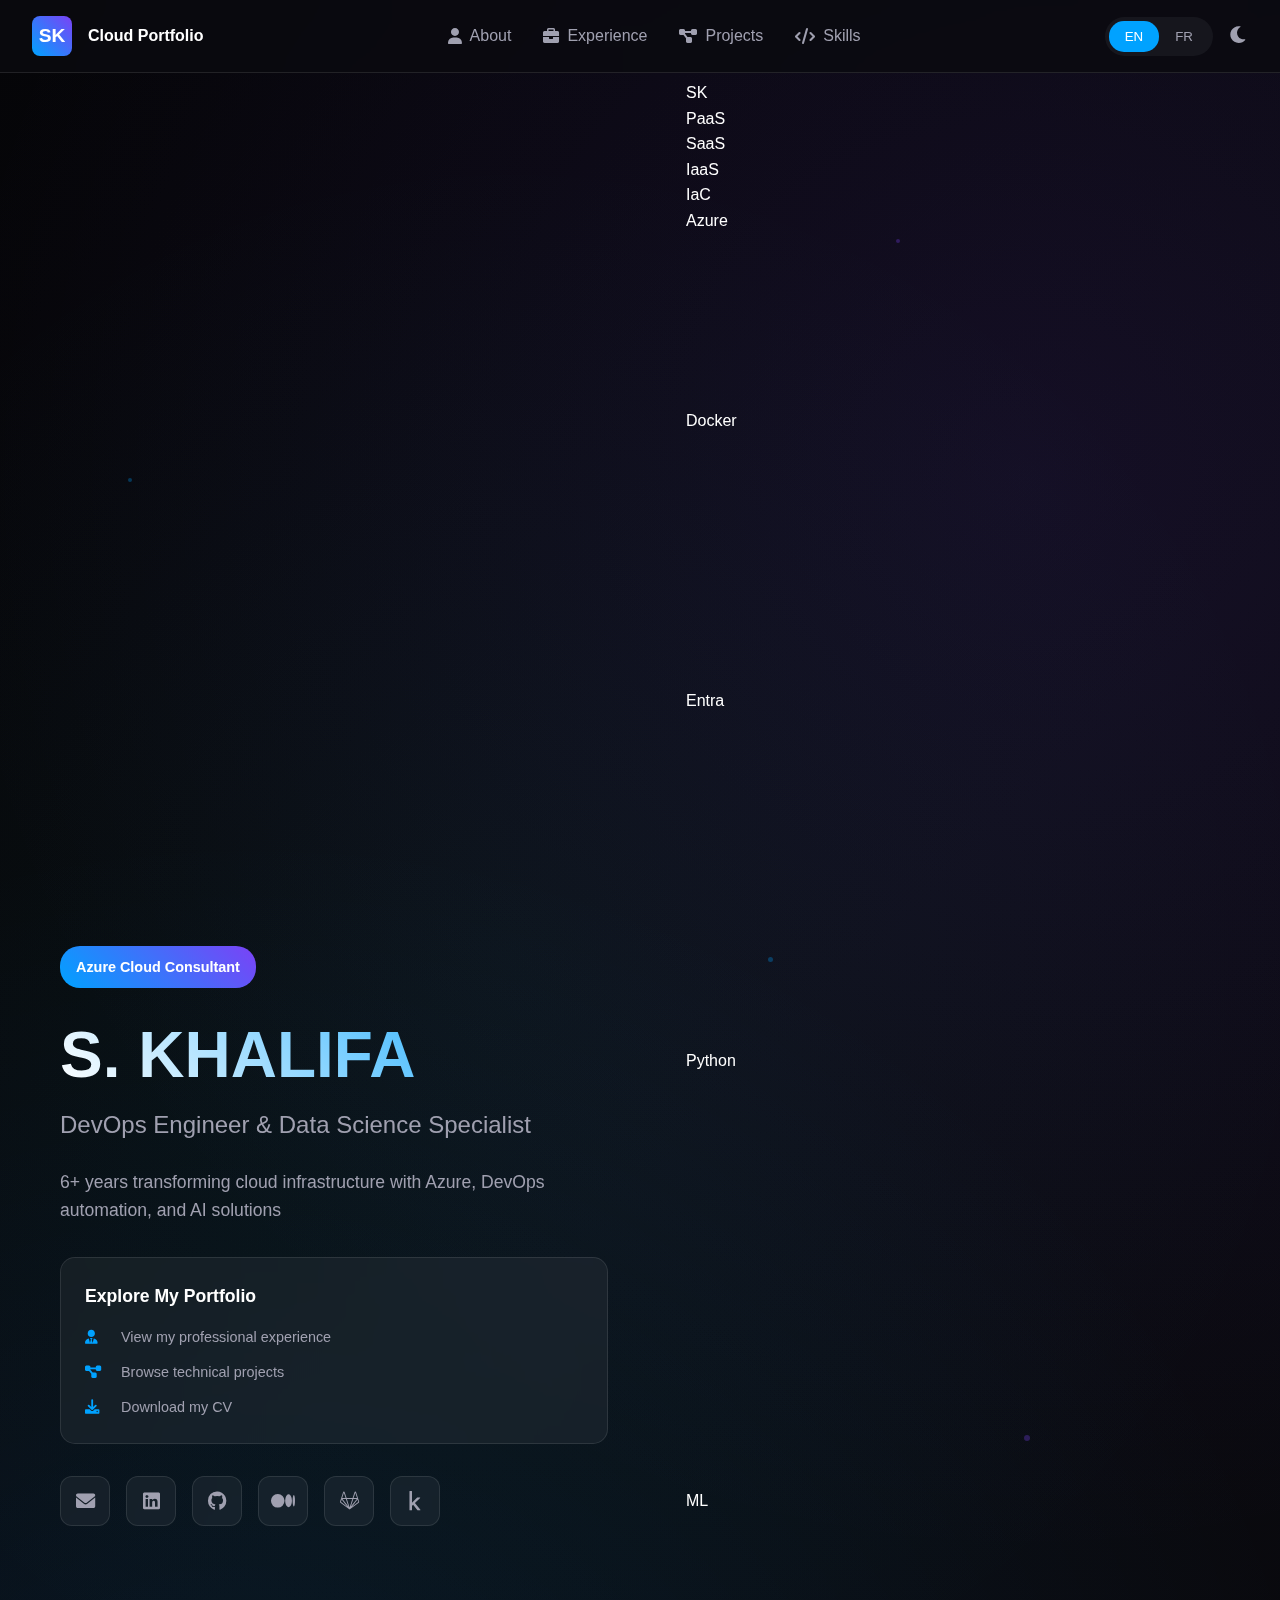
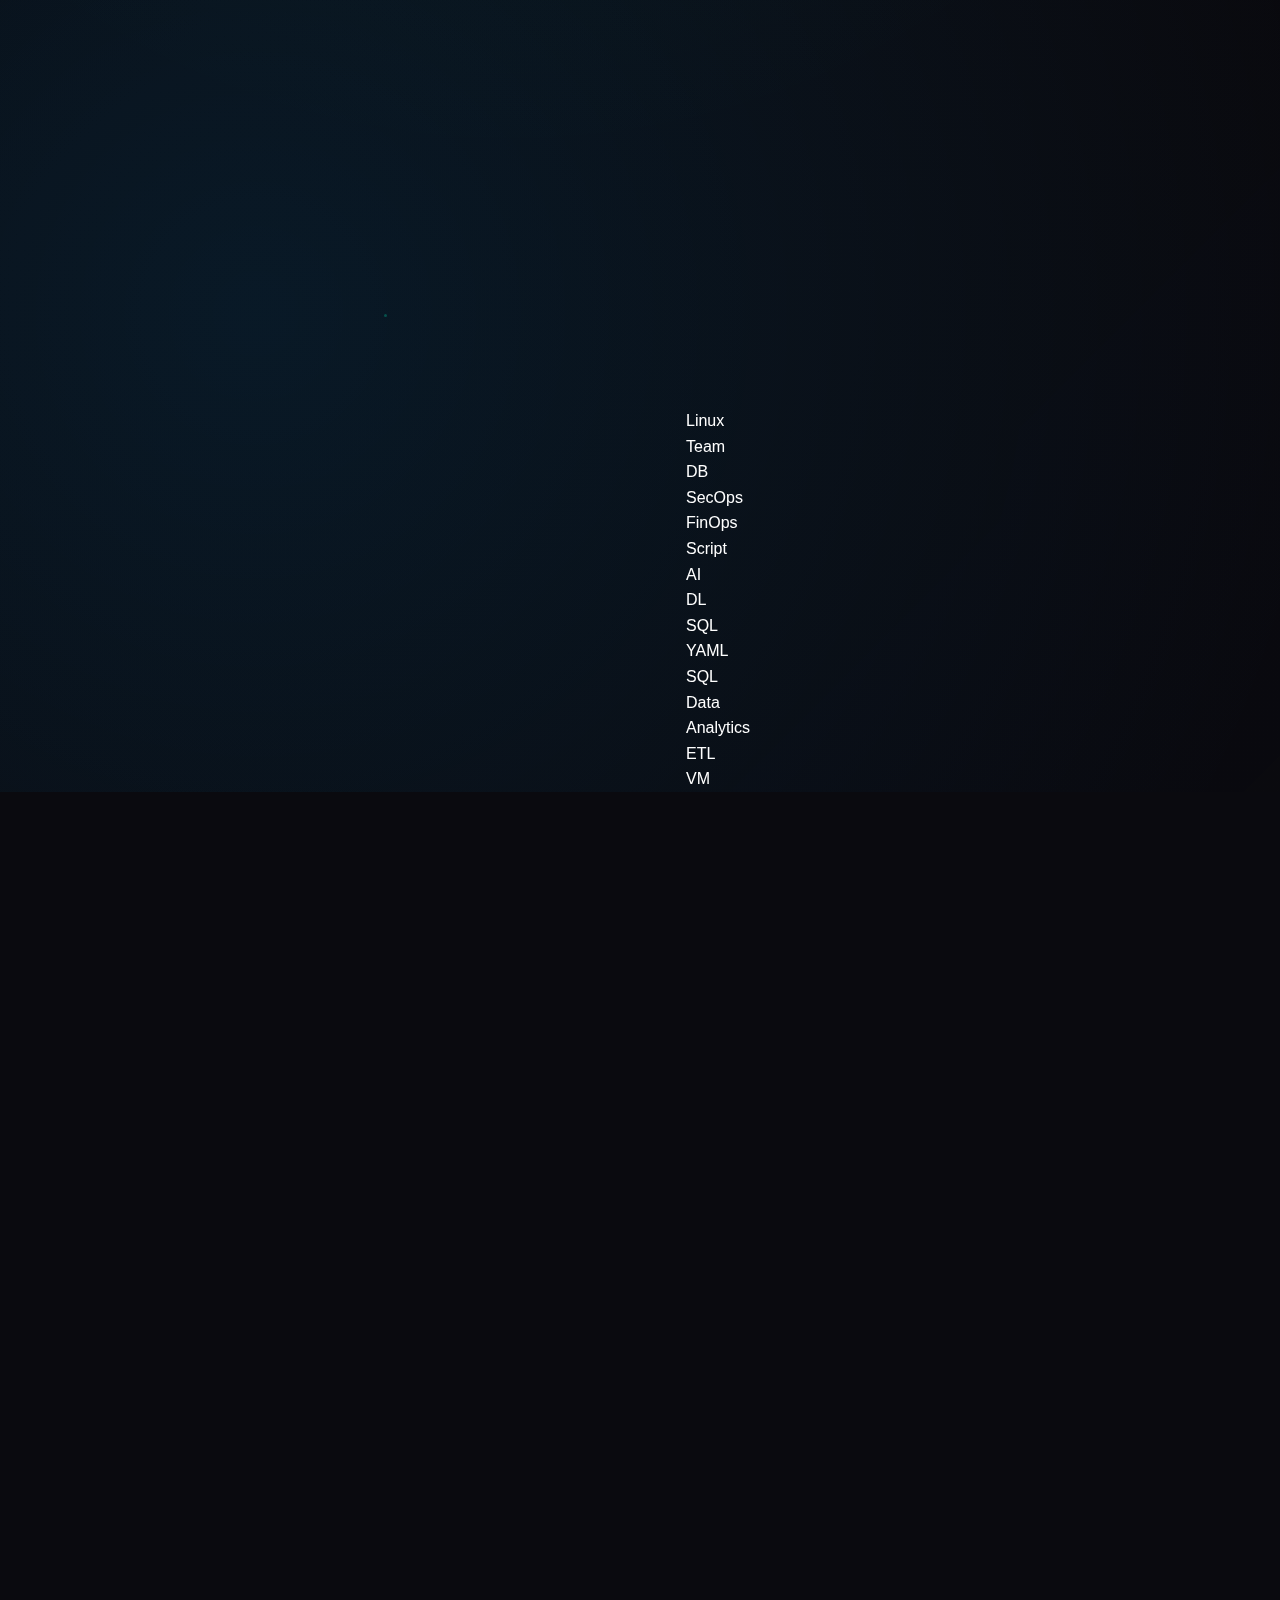
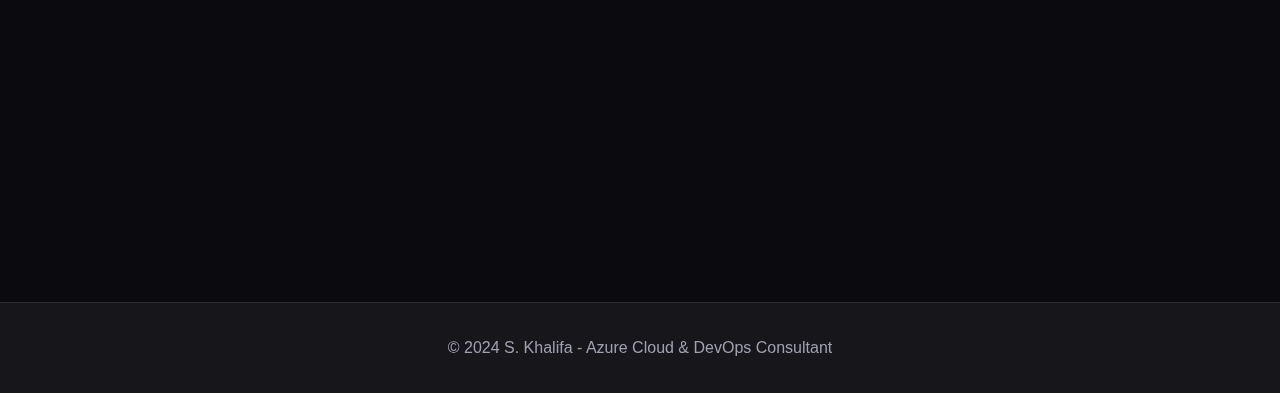
<file: index.html>
<!DOCTYPE html>
<html lang="en" data-theme="dark">
<head>
    <meta charset="UTF-8">
    <meta name="viewport" content="width=device-width, initial-scale=1.0">
    <title>S. Khalifa - Azure Cloud & DevOps Consultant</title>
    <link rel="stylesheet" href="css/style.css">
    <link rel="stylesheet" href="css/tech-theme.css">
    <link rel="stylesheet" href="css/tech-globe.css">
    <link href="https://cdnjs.cloudflare.com/ajax/libs/font-awesome/6.0.0/css/all.min.css" rel="stylesheet">
</head>
<body>
    <!-- Animated Background -->
    <div class="animated-bg">
        <div class="grid-lines"></div>
        <div class="floating-shapes">
            <div class="shape shape-1"></div>
            <div class="shape shape-2"></div>
            <div class="shape shape-3"></div>
        </div>
    </div>

    <header>
        <nav class="tech-nav">
            <div class="nav-brand">
                <div class="logo">SK</div>
                <span class="brand-text">Cloud Portfolio</span>
            </div>
            <div class="nav-links">
                <a href="#about" class="nav-link"><i class="fas fa-user"></i> <span data-i18n="about">About</span></a>
                <a href="#experience" class="nav-link"><i class="fas fa-briefcase"></i> <span data-i18n="experience">Experience</span></a>
                <a href="#projects" class="nav-link"><i class="fas fa-project-diagram"></i> <span data-i18n="projects">Projects</span></a>
                <a href="#skills" class="nav-link"><i class="fas fa-code"></i> <span data-i18n="skills">Skills</span></a>
            </div>
            <div class="nav-controls">
                <div class="lang-switcher">
                    <button id="lang-en" class="lang-btn active">EN</button>
                    <button id="lang-fr" class="lang-btn">FR</button>
                </div>
                <div class="theme-toggle">
                    <i class="fas fa-moon"></i>
                </div>
            </div>
        </nav>
    </header>

    <main>
        <!-- Hero Section -->
        <section id="hero" class="tech-hero">
            <div class="particles">
                <div class="particle"></div>
                <div class="particle"></div>
                <div class="particle"></div>
                <div class="particle"></div>
                <div class="particle"></div>
            </div>
            
            <div class="container">
                <div class="hero-content">
                    <div class="hero-badge">
                        <span class="badge-text" data-i18n="hero_badge">Azure Cloud Consultant</span>
                    </div>
                    <h1 class="hero-name">S. KHALIFA</h1>
                    <h2 class="hero-title" data-i18n="hero_title">DevOps Engineer & Data Science Specialist</h2>
                    <p class="hero-description" data-i18n="hero_description">
                        6+ years transforming cloud infrastructure with Azure, DevOps automation, and AI solutions
                    </p>
                    
                    <!-- Navigation Guide -->
                    <div class="nav-guide">
                        <h3 data-i18n="nav_guide_title">Explore My Portfolio</h3>
                        <div class="guide-steps">
                            <div class="guide-step">
                                <i class="fas fa-user-tie"></i>
                                <span data-i18n="guide_step1">View my professional experience</span>
                            </div>
                            <div class="guide-step">
                                <i class="fas fa-project-diagram"></i>
                                <span data-i18n="guide_step2">Browse technical projects</span>
                            </div>
                            <div class="guide-step">
                                <i class="fas fa-download"></i>
                                <span data-i18n="guide_step3">Download my CV</span>
                            </div>
                        </div>
                    </div>

                    <div class="hero-contact">
                        <a href="mailto:siefkhalefa@gmail.com" class="contact-icon" title="Email">
                            <i class="fas fa-envelope"></i>
                        </a>
                        <a href="https://linkedin.com/in/sief-m-khalifa" target="_blank" class="contact-icon" title="LinkedIn">
                            <i class="fab fa-linkedin"></i>
                        </a>
                        <a href="https://github.com/Psykali" target="_blank" class="contact-icon" title="GitHub">
                            <i class="fab fa-github"></i>
                        </a>
                        <a href="https://medium.com/@SKpsyktechdynamo" target="_blank" class="contact-icon" title="Medium">
                            <i class="fab fa-medium"></i>
                        </a>
                        <a href="https://gitlab.com/your-profile" target="_blank" class="contact-icon" title="GitLab">
                            <i class="fab fa-gitlab"></i>
                        </a>
                        <a href="https://kaggle.com/skhalifa01" target="_blank" class="contact-icon" title="Kaggle">
                            <i class="fab fa-kaggle"></i>
                        </a>
                    </div>
                </div>
                <div class="hero-visual">
                    <div class="solar-system">
                        <!-- Central Sun -->
                        <div class="sun">
                            <div class="sun-core">SK</div>
                            <div class="sun-glow"></div>
                        </div>
                        
                        <!-- Cloud Service Orbits (Inner) -->
                        <div class="service-orbit service-orbit-1">
                            <div class="service-node" data-tooltip="Platform as a Service">PaaS</div>
                        </div>
                        <div class="service-orbit service-orbit-2">
                            <div class="service-node" data-tooltip="Software as a Service">SaaS</div>
                        </div>
                        <div class="service-orbit service-orbit-3">
                            <div class="service-node" data-tooltip="Infrastructure as a Service">IaaS</div>
                        </div>
                        <div class="service-orbit service-orbit-4">
                            <div class="service-node" data-tooltip="Infrastructure as Code">IaC</div>
                        </div>
                
                        <!-- All 20 Technology Planets -->
                        <div class="orbit orbit-1">
                            <div class="planet planet-1" data-tooltip="Azure Cloud">
                                <div class="planet-core">Azure</div>
                            </div>
                        </div>
                        
                        <div class="orbit orbit-2">
                            <div class="planet planet-2" data-tooltip="Docker & Kubernetes">
                                <div class="planet-core">Docker</div>
                            </div>
                        </div>
                        
                        <div class="orbit orbit-3">
                            <div class="planet planet-3" data-tooltip="Entra ID">
                                <div class="planet-core">Entra</div>
                            </div>
                        </div>
                        
                        <div class="orbit orbit-4">
                            <div class="planet planet-4" data-tooltip="Python Development">
                                <div class="planet-core">Python</div>
                            </div>
                        </div>
                        
                        <div class="orbit orbit-5">
                            <div class="planet planet-5" data-tooltip="Machine Learning">
                                <div class="planet-core">ML</div>
                            </div>
                        </div>
                        
                        <div class="orbit orbit-6">
                            <div class="planet planet-6" data-tooltip="Linux Systems">
                                <div class="planet-core">Linux</div>
                            </div>
                        </div>
                        
                        <div class="orbit orbit-7">
                            <div class="planet planet-7 planet-large" data-tooltip="Team Management">
                                <div class="planet-core">Team</div>
                            </div>
                        </div>
                        
                        <div class="orbit orbit-8">
                            <div class="planet planet-8" data-tooltip="Database Management">
                                <div class="planet-core">DB</div>
                            </div>
                        </div>
                        
                        <div class="orbit orbit-9">
                            <div class="planet planet-9" data-tooltip="DevSecOps">
                                <div class="planet-core">SecOps</div>
                            </div>
                        </div>
                        
                        <div class="orbit orbit-10">
                            <div class="planet planet-10" data-tooltip="Financial Operations">
                                <div class="planet-core">FinOps</div>
                            </div>
                        </div>
                        
                        <div class="orbit orbit-11">
                            <div class="planet planet-11" data-tooltip="Bash & PowerShell Scripting">
                                <div class="planet-core">Script</div>
                            </div>
                        </div>
                        
                        <div class="orbit orbit-12">
                            <div class="planet planet-12" data-tooltip="AI Solutions">
                                <div class="planet-core">AI</div>
                            </div>
                        </div>
                        
                        <div class="orbit orbit-13">
                            <div class="planet planet-13" data-tooltip="Deep Learning">
                                <div class="planet-core">DL</div>
                            </div>
                        </div>
                        
                        <div class="orbit orbit-14">
                            <div class="planet planet-14" data-tooltip="SQL & Database Queries">
                                <div class="planet-core">SQL</div>
                            </div>
                        </div>
                        
                        <div class="orbit orbit-15">
                            <div class="planet planet-15" data-tooltip="JSON & YAML Configuration">
                                <div class="planet-core">YAML</div>
                            </div>
                        </div>
                        
                        <div class="orbit orbit-16">
                            <div class="planet planet-16" data-tooltip="MariaDB Database">
                                <div class="planet-core">SQL</div>
                            </div>
                        </div>
                        
                        <div class="orbit orbit-17">
                            <div class="planet planet-17" data-tooltip="Data Science">
                                <div class="planet-core">Data</div>
                            </div>
                        </div>
                        
                        <div class="orbit orbit-18">
                            <div class="planet planet-18" data-tooltip="Data Analysis & Engineering">
                                <div class="planet-core">Analytics</div>
                            </div>
                        </div>
                        
                        <div class="orbit orbit-19">
                            <div class="planet planet-19" data-tooltip="ETL & ELT Processes">
                                <div class="planet-core">ETL</div>
                            </div>
                        </div>
                        
                        <div class="orbit orbit-20">
                            <div class="planet planet-20" data-tooltip="Virtualization Technologies">
                                <div class="planet-core">VM</div>
                            </div>
                        </div>
                    </div>
                </div>
        </section>

        <!-- About Section -->
        <section id="about" class="tech-section">
            <div class="container">
                <h2 class="section-title" data-i18n="about_title">About Me</h2>
                <div class="about-content">
                    <div class="bio-card">
                        <p class="bio-text" data-i18n="bio_text">
                            Experienced Azure Cloud Consultant and DevOps Engineer with 6+ years in cloud infrastructure, 
                            automation, and data science solutions. Specialized in Azure migrations, CI/CD pipelines, 
                            and AI integration with proven track record in cost optimization and performance improvement.
                        </p>
                    </div>
                    
                    <!-- Certifications & Education -->
                    <div id="certifications-section" class="certifications-grid">
                        <h3 data-i18n="certifications_title">Certifications & Education</h3>
                        <div id="certifications-list"></div>
                    </div>
                </div>
            </div>
        </section>

        <!-- Experience Section -->
        <section id="experience" class="tech-section">
            <div class="container">
                <h2 class="section-title" data-i18n="experience_title">Professional Experience</h2>
                <div class="timeline">
                    <div id="experience-list"></div>
                </div>
            </div>
        </section>

        <!-- Skills Section -->
        <section id="skills" class="tech-section">
            <div class="container">
                <h2 class="section-title" data-i18n="skills_title">Technical Skills</h2>
                <div id="skills-cloud"></div>
            </div>
        </section>

        <!-- Projects Section -->
        <section id="projects" class="tech-section">
            <div class="container">
                <h2 class="section-title" data-i18n="projects_title">Featured Projects</h2>
                <div class="projects-filter">
                    <button class="filter-btn active" data-filter="all" data-i18n="filter_all">All</button>
                    <button class="filter-btn" data-filter="azure" data-i18n="filter_azure">Azure</button>
                    <button class="filter-btn" data-filter="devops" data-i18n="filter_devops">DevOps</button>
                    <button class="filter-btn" data-filter="ai" data-i18n="filter_ai">AI/ML</button>
                    <button class="filter-btn" data-filter="data" data-i18n="filter_data">Data Science</button>
                </div>
                <div id="projects-grid" class="projects-grid"></div>
            </div>
        </section>
    </main>

    <footer class="tech-footer">
        <div class="container">
            <p>&copy; 2024 S. Khalifa - Azure Cloud & DevOps Consultant</p>
        </div>
    </footer>

    <!-- Scripts -->
    <script src="js/language-manager.js"></script>
    <script src="js/main.js"></script>
    <script src="js/cv-loader.js"></script>
    <script src="js/projects-loader.js"></script>
</body>
</html>
</file>
<file: css/tech-theme.css>
:root {
    --primary: #00a2ff;
    --primary-dark: #0078d4;
    --secondary: #7b42f6;
    --accent: #00d4aa;
    --dark: #0a0a0f;
    --darker: #050508;
    --light: #ffffff;
    --gray: #a0a0b0;
    --card-bg: rgba(255, 255, 255, 0.05);
    --card-border: rgba(255, 255, 255, 0.1);
}

[data-theme="light"] {
    --dark: #ffffff;
    --darker: #f5f5f7;
    --light: #0a0a0f;
    --gray: #666676;
    --card-bg: rgba(0, 0, 0, 0.03);
    --card-border: rgba(0, 0, 0, 0.1);
}

/* Animated Background */
.animated-bg {
    position: fixed;
    top: 0;
    left: 0;
    width: 100%;
    height: 100%;
    background: linear-gradient(135deg, var(--darker) 0%, var(--dark) 100%);
    z-index: -2;
    overflow: hidden;
}

.grid-lines {
    position: absolute;
    top: 0;
    left: 0;
    width: 100%;
    height: 100%;
    background-image: 
        linear-gradient(rgba(255,255,255,0.03) 1px, transparent 1px),
        linear-gradient(90deg, rgba(255,255,255,0.03) 1px, transparent 1px);
    background-size: 50px 50px;
    animation: gridMove 20s linear infinite;
}

@keyframes gridMove {
    0% { transform: translate(0, 0); }
    100% { transform: translate(50px, 50px); }
}

.floating-shapes {
    position: absolute;
    width: 100%;
    height: 100%;
}

.shape {
    position: absolute;
    border-radius: 50%;
    background: linear-gradient(45deg, var(--primary), var(--secondary));
    opacity: 0.1;
    animation: float 6s ease-in-out infinite;
}

.shape-1 {
    width: 300px;
    height: 300px;
    top: 10%;
    left: 10%;
    animation-delay: 0s;
}

.shape-2 {
    width: 200px;
    height: 200px;
    top: 60%;
    right: 10%;
    animation-delay: 2s;
}

.shape-3 {
    width: 150px;
    height: 150px;
    bottom: 20%;
    left: 20%;
    animation-delay: 4s;
}

@keyframes float {
    0%, 100% { transform: translateY(0px) rotate(0deg); }
    50% { transform: translateY(-20px) rotate(180deg); }
}

/* Tech Navigation */
.tech-nav {
    display: flex;
    justify-content: space-between;
    align-items: center;
    padding: 1rem 2rem;
    background: rgba(10, 10, 15, 0.8);
    backdrop-filter: blur(10px);
    border-bottom: 1px solid var(--card-border);
    position: fixed;
    width: 100%;
    top: 0;
    z-index: 1000;
}

.nav-brand {
    display: flex;
    align-items: center;
    gap: 1rem;
}

.logo {
    width: 40px;
    height: 40px;
    background: linear-gradient(45deg, var(--primary), var(--secondary));
    border-radius: 8px;
    display: flex;
    align-items: center;
    justify-content: center;
    font-weight: bold;
    color: white;
    font-size: 1.2rem;
}

.brand-text {
    font-weight: 600;
    color: var(--light);
}

.nav-links {
    display: flex;
    gap: 2rem;
}

.nav-link {
    color: var(--gray);
    text-decoration: none;
    display: flex;
    align-items: center;
    gap: 0.5rem;
    transition: color 0.3s ease;
}

.nav-link:hover, .nav-link.active {
    color: var(--primary);
}

.nav-controls {
    display: flex;
    align-items: center;
    gap: 1rem;
}

.lang-switcher {
    display: flex;
    background: var(--card-bg);
    border-radius: 20px;
    padding: 0.25rem;
}

.lang-btn {
    background: none;
    border: none;
    padding: 0.5rem 1rem;
    border-radius: 15px;
    color: var(--gray);
    cursor: pointer;
    transition: all 0.3s ease;
}

.lang-btn.active {
    background: var(--primary);
    color: white;
}

.theme-toggle {
    cursor: pointer;
    color: var(--gray);
    font-size: 1.2rem;
    transition: color 0.3s ease;
}

.theme-toggle:hover {
    color: var(--primary);
}

/* Tech Hero Section */
.tech-hero {
    background: linear-gradient(135deg, var(--darker) 0%, var(--dark) 50%, rgba(10, 10, 15, 0.9) 100%);
    min-height: 100vh;
    display: flex;
    align-items: center;
    position: relative;
    padding-top: 80px;
    overflow: hidden;
}

.tech-hero::before {
    content: '';
    position: absolute;
    top: 0;
    left: 0;
    width: 100%;
    height: 100%;
    background: 
        radial-gradient(circle at 20% 80%, rgba(0, 162, 255, 0.1) 0%, transparent 50%),
        radial-gradient(circle at 80% 20%, rgba(123, 66, 246, 0.1) 0%, transparent 50%),
        radial-gradient(circle at 40% 40%, rgba(0, 212, 170, 0.05) 0%, transparent 50%);
    pointer-events: none;
}

.tech-hero .container {
    display: flex;
    align-items: center;
    justify-content: space-between;
    gap: 4rem;
    width: 100%;
}

.hero-content {
    flex: 1;
    max-width: 600px;
    z-index: 2;
}

.hero-badge {
    display: inline-block;
    background: linear-gradient(45deg, var(--primary), var(--secondary));
    padding: 0.5rem 1rem;
    border-radius: 20px;
    margin-bottom: 2rem;
}

.badge-text {
    color: white;
    font-size: 0.9rem;
    font-weight: 600;
}

.hero-name {
    font-size: 4rem;
    font-weight: 800;
    background: linear-gradient(45deg, var(--light), var(--primary));
    -webkit-background-clip: text;
    -webkit-text-fill-color: transparent;
    margin-bottom: 1rem;
    line-height: 1.1;
}

.hero-title {
    font-size: 1.5rem;
    color: var(--gray);
    margin-bottom: 1.5rem;
    font-weight: 400;
}

.hero-description {
    font-size: 1.1rem;
    color: var(--gray);
    margin-bottom: 2rem;
    line-height: 1.6;
}

/* Navigation Guide */
.nav-guide {
    background: var(--card-bg);
    border: 1px solid var(--card-border);
    border-radius: 15px;
    padding: 1.5rem;
    margin-bottom: 2rem;
    backdrop-filter: blur(10px);
}

.nav-guide h3 {
    color: var(--light);
    margin-bottom: 1rem;
    font-size: 1.1rem;
}

.guide-steps {
    display: flex;
    flex-direction: column;
    gap: 0.75rem;
}

.guide-step {
    display: flex;
    align-items: center;
    gap: 1rem;
    color: var(--gray);
    font-size: 0.9rem;
}

.guide-step i {
    color: var(--primary);
    width: 20px;
}

/* Hero Contact */
.hero-contact {
    display: flex;
    gap: 1rem;
}

.contact-icon {
    width: 50px;
    height: 50px;
    background: var(--card-bg);
    border: 1px solid var(--card-border);
    border-radius: 12px;
    display: flex;
    align-items: center;
    justify-content: center;
    color: var(--gray);
    text-decoration: none;
    font-size: 1.2rem;
    transition: all 0.3s ease;
    backdrop-filter: blur(10px);
}

.contact-icon:hover {
    background: var(--primary);
    color: white;
    transform: translateY(-3px);
    border-color: var(--primary);
}

.hero-visual {
    flex: 1;
    display: flex;
    justify-content: center;
    align-items: center;
    z-index: 2;
}

/* Section Titles */
.section-title {
    text-align: center;
    font-size: 3rem;
    font-weight: 700;
    background: linear-gradient(45deg, var(--light), var(--primary));
    -webkit-background-clip: text;
    -webkit-text-fill-color: transparent;
    margin-bottom: 3rem;
}

/* Bio Card */
.bio-card {
    background: var(--card-bg);
    border: 1px solid var(--card-border);
    border-radius: 20px;
    padding: 2rem;
    backdrop-filter: blur(10px);
    margin-bottom: 2rem;
}

.bio-text {
    font-size: 1.1rem;
    line-height: 1.8;
    color: var(--gray);
    text-align: center;
}

/* Timeline Experience */
.timeline {
    position: relative;
    max-width: 800px;
    margin: 0 auto;
}

.timeline::before {
    content: '';
    position: absolute;
    left: 50%;
    top: 0;
    bottom: 0;
    width: 2px;
    background: linear-gradient(to bottom, var(--primary), var(--secondary));
    transform: translateX(-50%);
}

.experience-item {
    background: var(--card-bg);
    border: 1px solid var(--card-border);
    border-radius: 15px;
    padding: 2rem;
    margin-bottom: 2rem;
    backdrop-filter: blur(10px);
    position: relative;
    width: calc(50% - 40px);
}

.experience-item.left {
    margin-right: auto;
}

.experience-item.right {
    margin-left: auto;
}

.experience-item::before {
    content: '';
    position: absolute;
    top: 50%;
    width: 20px;
    height: 20px;
    background: var(--primary);
    border-radius: 50%;
    transform: translateY(-50%);
}

.experience-item.left::before {
    right: -50px;
}

.experience-item.right::before {
    left: -50px;
}

.experience-header {
    display: flex;
    justify-content: space-between;
    align-items: flex-start;
    margin-bottom: 1rem;
}

.experience-header h3 {
    color: var(--light);
    font-size: 1.3rem;
    margin-bottom: 0.5rem;
}

.company-name {
    color: var(--primary);
    font-weight: 600;
}

.company-period {
    background: linear-gradient(45deg, var(--primary), var(--secondary));
    color: white;
    padding: 0.5rem 1rem;
    border-radius: 15px;
    font-size: 0.9rem;
    font-weight: 600;
    white-space: nowrap;
}

.tech-tags {
    display: flex;
    flex-wrap: wrap;
    gap: 0.5rem;
    margin: 1rem 0;
}

.tech-tag {
    background: rgba(0, 162, 255, 0.1);
    border: 1px solid var(--primary);
    color: var(--primary);
    padding: 0.25rem 0.75rem;
    border-radius: 12px;
    font-size: 0.8rem;
}

.context p {
    color: var(--gray);
    line-height: 1.6;
    margin-bottom: 1rem;
}

.achievements ul {
    list-style: none;
    padding: 0;
}

.achievements li {
    padding: 0.5rem 0;
    color: var(--gray);
    position: relative;
    padding-left: 1.5rem;
}

.achievements li::before {
    content: '▹';
    position: absolute;
    left: 0;
    color: var(--primary);
}

.company-projects {
    margin-top: 1.5rem;
}

.company-projects h4 {
    color: var(--light);
    margin-bottom: 0.5rem;
}

.project-links {
    display: flex;
    flex-wrap: wrap;
    gap: 0.5rem;
}

.project-link {
    background: var(--card-bg);
    border: 1px solid var(--card-border);
    color: var(--gray);
    padding: 0.5rem 1rem;
    border-radius: 10px;
    text-decoration: none;
    font-size: 0.9rem;
    transition: all 0.3s ease;
}

.project-link:hover {
    background: var(--primary);
    color: white;
    border-color: var(--primary);
}

/* Certifications Grid */
.certifications-grid {
    display: grid;
    grid-template-columns: repeat(auto-fit, minmax(300px, 1fr));
    gap: 2rem;
    margin-top: 2rem;
}

.cert-card {
    background: var(--card-bg);
    border: 1px solid var(--card-border);
    border-radius: 15px;
    padding: 1.5rem;
    backdrop-filter: blur(10px);
}

.cert-card h4 {
    color: var(--light);
    margin-bottom: 1rem;
}

.cert-card ul {
    list-style: none;
    padding: 0;
}

.cert-card li {
    padding: 0.5rem 0;
    color: var(--gray);
    position: relative;
    padding-left: 1.5rem;
}

.cert-card li::before {
    content: '✓';
    position: absolute;
    left: 0;
    color: var(--accent);
}

/* Skills Cloud */
#skills-cloud {
    display: flex;
    flex-wrap: wrap;
    justify-content: center;
    gap: 1rem;
    max-width: 800px;
    margin: 0 auto;
}

.skill-item {
    background: var(--card-bg);
    border: 1px solid var(--card-border);
    color: var(--light);
    padding: 1rem 1.5rem;
    border-radius: 25px;
    font-weight: 600;
    transition: all 0.3s ease;
    backdrop-filter: blur(10px);
}

.skill-item:hover {
    background: var(--primary);
    transform: scale(1.1);
    border-color: var(--primary);
}

/* Projects Grid */
.projects-filter {
    display: flex;
    justify-content: center;
    gap: 1rem;
    margin-bottom: 3rem;
    flex-wrap: wrap;
}

.filter-btn {
    background: var(--card-bg);
    border: 1px solid var(--card-border);
    color: var(--gray);
    padding: 0.75rem 1.5rem;
    border-radius: 25px;
    cursor: pointer;
    transition: all 0.3s ease;
    backdrop-filter: blur(10px);
}

.filter-btn.active, .filter-btn:hover {
    background: var(--primary);
    color: white;
    border-color: var(--primary);
}

.projects-grid {
    display: grid;
    grid-template-columns: repeat(auto-fit, minmax(350px, 1fr));
    gap: 2rem;
}

.project-card {
    background: var(--card-bg);
    border: 1px solid var(--card-border);
    border-radius: 20px;
    overflow: hidden;
    backdrop-filter: blur(10px);
    transition: all 0.3s ease;
}

.project-card:hover {
    transform: translateY(-10px);
    border-color: var(--primary);
    box-shadow: 0 20px 40px rgba(0, 162, 255, 0.2);
}

.project-image {
    width: 100%;
    height: 200px;
    background: linear-gradient(45deg, var(--primary), var(--secondary));
    display: flex;
    align-items: center;
    justify-content: center;
    color: white;
    font-size: 3rem;
}

.project-content {
    padding: 1.5rem;
}

.project-title {
    color: var(--light);
    font-size: 1.3rem;
    margin-bottom: 1rem;
}

.project-description {
    color: var(--gray);
    margin-bottom: 1rem;
    line-height: 1.6;
}

.project-tech {
    display: flex;
    flex-wrap: wrap;
    gap: 0.5rem;
    margin-bottom: 1rem;
}

.tech-badge {
    background: rgba(0, 212, 170, 0.1);
    border: 1px solid var(--accent);
    color: var(--accent);
    padding: 0.25rem 0.75rem;
    border-radius: 12px;
    font-size: 0.8rem;
}

.project-actions {
    display: flex;
    gap: 1rem;
}

.btn {
    padding: 0.75rem 1.5rem;
    border-radius: 10px;
    text-decoration: none;
    font-weight: 600;
    transition: all 0.3s ease;
    border: none;
    cursor: pointer;
    display: inline-flex;
    align-items: center;
    gap: 0.5rem;
}

.btn-primary {
    background: var(--primary);
    color: white;
}

.btn-primary:hover {
    background: var(--primary-dark);
    transform: translateY(-2px);
}

.btn-secondary {
    background: transparent;
    border: 1px solid var(--card-border);
    color: var(--gray);
}

.btn-secondary:hover {
    border-color: var(--primary);
    color: var(--primary);
}

/* Footer */
.tech-footer {
    background: var(--card-bg);
    border-top: 1px solid var(--card-border);
    padding: 2rem 0;
    text-align: center;
    color: var(--gray);
    backdrop-filter: blur(10px);
}

/* Responsive Design */
@media (max-width: 768px) {
    .tech-nav {
        flex-direction: column;
        gap: 1rem;
        padding: 1rem;
    }

    .nav-links {
        gap: 1rem;
    }

    .hero-name {
        font-size: 2.5rem;
    }

    .tech-hero .container {
        flex-direction: column;
        text-align: center;
    }

    .hero-visual {
        display: none;
    }

    .timeline::before {
        left: 20px;
    }

    .experience-item {
        width: calc(100% - 60px);
        margin-left: 60px !important;
    }

    .experience-item::before {
        left: -40px !important;
    }

    .experience-header {
        flex-direction: column;
        gap: 1rem;
        align-items: flex-start;
    }

    .projects-grid {
        grid-template-columns: 1fr;
    }

    .guide-steps {
        gap: 1rem;
    }

    .hero-contact {
        justify-content: center;
        flex-wrap: wrap;
    }
}
</file>
<file: css/tech-globe.css>
/* Solar System Tech Planets */
.tech-solar-system {
    position: relative;
    width: 600px;
    height: 600px;
    display: flex;
    align-items: center;
    justify-content: center;
}

.solar-system-container {
    position: relative;
    width: 100%;
    height: 100%;
}

/* Sun/Core */
.system-core {
    position: absolute;
    top: 50%;
    left: 50%;
    transform: translate(-50%, -50%);
    width: 80px;
    height: 80px;
    background: radial-gradient(
        circle at 30% 30%,
        #ff6b35 0%,
        #ff8e53 30%,
        #ffb174 70%
    );
    border-radius: 50%;
    box-shadow: 0 0 50px #ff6b35, 0 0 100px #ff8e53;
    z-index: 10;
    animation: sunPulse 4s ease-in-out infinite;
}

/* Orbit Paths */
.orbit-path {
    position: absolute;
    top: 50%;
    left: 50%;
    border: 1px solid rgba(255, 255, 255, 0.1);
    border-radius: 50%;
    transform: translate(-50%, -50%);
}

.orbit-1 { width: 200px; height: 200px; }
.orbit-2 { width: 280px; height: 280px; }
.orbit-3 { width: 360px; height: 360px; }
.orbit-4 { width: 440px; height: 440px; }
.orbit-5 { width: 520px; height: 520px; }

/* Tech Planets */
.tech-planet {
    position: absolute;
    border-radius: 50%;
    display: flex;
    align-items: center;
    justify-content: center;
    color: white;
    font-weight: 600;
    font-size: 0.8rem;
    text-align: center;
    cursor: pointer;
    transition: all 0.3s ease;
    box-shadow: 0 4px 20px rgba(0, 0, 0, 0.3);
    backdrop-filter: blur(10px);
    animation: floatPlanet 3s ease-in-out infinite;
}

.tech-planet:hover {
    transform: scale(1.2);
    box-shadow: 0 8px 30px rgba(0, 0, 0, 0.5);
    z-index: 20;
}

/* Planet Sizes and Colors */
.planet-azure { 
    width: 70px; height: 70px; 
    background: linear-gradient(135deg, #0078d4, #00a2ff);
    font-size: 0.7rem;
}
.planet-docker { 
    width: 50px; height: 50px; 
    background: linear-gradient(135deg, #2496ed, #1d63ed);
}
.planet-entraid { 
    width: 45px; height: 45px; 
    background: linear-gradient(135deg, #5c2d91, #7b42f6);
}
.planet-paas { 
    width: 40px; height: 40px; 
    background: linear-gradient(135deg, #00a2ff, #00d4aa);
}
.planet-saas { 
    width: 40px; height: 40px; 
    background: linear-gradient(135deg, #00d4aa, #7b42f6);
}
.planet-iaas { 
    width: 45px; height: 45px; 
    background: linear-gradient(135deg, #ff6b35, #ff8e53);
}
.planet-iac { 
    width: 50px; height: 50px; 
    background: linear-gradient(135deg, #7b42f6, #00a2ff);
}
.planet-python { 
    width: 60px; height: 60px; 
    background: linear-gradient(135deg, #3776ab, #ffd343);
    color: #333;
}
.planet-ml { 
    width: 55px; height: 55px; 
    background: linear-gradient(135deg, #ff6b35, #ff8e53);
}
.planet-linux { 
    width: 45px; height: 45px; 
    background: linear-gradient(135deg, #333333, #666666);
}
.planet-windows { 
    width: 45px; height: 45px; 
    background: linear-gradient(135deg, #0078d4, #00a2ff);
}
.planet-team-mgmt { 
    width: 65px; height: 65px; 
    background: linear-gradient(135deg, #00d4aa, #00a2ff);
    font-size: 0.7rem;
}
.planet-databases { 
    width: 50px; height: 50px; 
    background: linear-gradient(135deg, #ff8e53, #ff6b35);
}
.planet-devsecops { 
    width: 55px; height: 55px; 
    background: linear-gradient(135deg, #ff6b35, #7b42f6);
}
.planet-finops { 
    width: 45px; height: 45px; 
    background: linear-gradient(135deg, #00d4aa, #0078d4);
}
.planet-bash { 
    width: 40px; height: 40px; 
    background: linear-gradient(135deg, #333333, #666666);
}
.planet-powershell { 
    width: 50px; height: 50px; 
    background: linear-gradient(135deg, #0078d4, #5c2d91);
}
.planet-sql { 
    width: 45px; height: 45px; 
    background: linear-gradient(135deg, #ff8e53, #ff6b35);
}
.planet-kquery { 
    width: 40px; height: 40px; 
    background: linear-gradient(135deg, #00a2ff, #0078d4);
}
.planet-json { 
    width: 35px; height: 35px; 
    background: linear-gradient(135deg, #ffd343, #ffb174);
    color: #333;
}
.planet-yaml { 
    width: 35px; height: 35px; 
    background: linear-gradient(135deg, #00d4aa, #00a2ff);
}
.planet-mariadb { 
    width: 40px; height: 40px; 
    background: linear-gradient(135deg, #0078d4, #5c2d91);
}
.planet-data-science { 
    width: 55px; height: 55px; 
    background: linear-gradient(135deg, #7b42f6, #00a2ff);
}
.planet-data-analysis { 
    width: 50px; height: 50px; 
    background: linear-gradient(135deg, #00a2ff, #00d4aa);
}
.planet-etl { 
    width: 45px; height: 45px; 
    background: linear-gradient(135deg, #ff6b35, #00d4aa);
}
.planet-virtualisation { 
    width: 50px; height: 50px; 
    background: linear-gradient(135deg, #5c2d91, #7b42f6);
}

/* Planet Positions and Animations */
.planet-azure { 
    top: calc(50% - 100px); left: 50%;
    animation: orbit1 20s linear infinite;
}
.planet-docker { 
    top: calc(50% - 140px); left: calc(50% + 140px);
    animation: orbit2 25s linear infinite;
}
.planet-entraid { 
    top: calc(50% + 140px); left: calc(50% - 140px);
    animation: orbit3 18s linear infinite;
}
.planet-paas { 
    top: calc(50% - 180px); left: calc(50% - 180px);
    animation: orbit4 22s linear infinite;
}
.planet-saas { 
    top: calc(50% + 180px); left: calc(50% + 180px);
    animation: orbit5 28s linear infinite;
}
.planet-iaas { 
    top: calc(50% - 220px); left: calc(50% + 220px);
    animation: orbit1 30s linear infinite;
}
.planet-iac { 
    top: calc(50% + 220px); left: calc(50% - 220px);
    animation: orbit2 26s linear infinite;
}
.planet-python { 
    top: calc(50% - 260px); left: calc(50% - 260px);
    animation: orbit3 24s linear infinite;
}
.planet-ml { 
    top: calc(50% + 260px); left: calc(50% + 260px);
    animation: orbit4 32s linear infinite;
}
.planet-linux { 
    top: calc(50% - 140px); left: calc(50% + 100px);
    animation: orbit5 19s linear infinite;
}
.planet-windows { 
    top: calc(50% + 100px); left: calc(50% - 140px);
    animation: orbit1 21s linear infinite;
}
.planet-team-mgmt { 
    top: calc(50% - 180px); left: calc(50% + 60px);
    animation: orbit2 23s linear infinite;
}
.planet-databases { 
    top: calc(50% + 60px); left: calc(50% - 180px);
    animation: orbit3 27s linear infinite;
}
.planet-devsecops { 
    top: calc(50% - 220px); left: calc(50% - 80px);
    animation: orbit4 29s linear infinite;
}
.planet-finops { 
    top: calc(50% + 80px); left: calc(50% - 220px);
    animation: orbit5 25s linear infinite;
}
.planet-bash { 
    top: calc(50% - 100px); left: calc(50% - 160px);
    animation: orbit1 20s linear infinite;
}
.planet-powershell { 
    top: calc(50% + 160px); left: calc(50% - 100px);
    animation: orbit2 22s linear infinite;
}
.planet-sql { 
    top: calc(50% - 120px); left: calc(50% + 180px);
    animation: orbit3 26s linear infinite;
}
.planet-kquery { 
    top: calc(50% + 180px); left: calc(50% - 120px);
    animation: orbit4 24s linear infinite;
}
.planet-json { 
    top: calc(50% - 200px); left: calc(50% + 40px);
    animation: orbit5 28s linear infinite;
}
.planet-yaml { 
    top: calc(50% + 40px); left: calc(50% - 200px);
    animation: orbit1 30s linear infinite;
}
.planet-mariadb { 
    top: calc(50% - 160px); left: calc(50% + 120px);
    animation: orbit2 27s linear infinite;
}
.planet-data-science { 
    top: calc(50% + 120px); left: calc(50% - 160px);
    animation: orbit3 23s linear infinite;
}
.planet-data-analysis { 
    top: calc(50% - 240px); left: calc(50% + 20px);
    animation: orbit4 31s linear infinite;
}
.planet-etl { 
    top: calc(50% + 20px); left: calc(50% - 240px);
    animation: orbit5 29s linear infinite;
}
.planet-virtualisation { 
    top: calc(50% - 80px); left: calc(50% + 200px);
    animation: orbit1 26s linear infinite;
}

/* Orbit Animations */
@keyframes orbit1 {
    0% { transform: rotate(0deg) translateX(100px) rotate(0deg); }
    100% { transform: rotate(360deg) translateX(100px) rotate(-360deg); }
}

@keyframes orbit2 {
    0% { transform: rotate(60deg) translateX(140px) rotate(-60deg); }
    100% { transform: rotate(420deg) translateX(140px) rotate(-420deg); }
}

@keyframes orbit3 {
    0% { transform: rotate(120deg) translateX(180px) rotate(-120deg); }
    100% { transform: rotate(480deg) translateX(180px) rotate(-480deg); }
}

@keyframes orbit4 {
    0% { transform: rotate(180deg) translateX(220px) rotate(-180deg); }
    100% { transform: rotate(540deg) translateX(220px) rotate(-540deg); }
}

@keyframes orbit5 {
    0% { transform: rotate(240deg) translateX(260px) rotate(-240deg); }
    100% { transform: rotate(600deg) translateX(260px) rotate(-600deg); }
}

@keyframes sunPulse {
    0%, 100% { 
        transform: translate(-50%, -50%) scale(1);
        box-shadow: 0 0 50px #ff6b35, 0 0 100px #ff8e53;
    }
    50% { 
        transform: translate(-50%, -50%) scale(1.1);
        box-shadow: 0 0 70px #ff6b35, 0 0 140px #ff8e53;
    }
}

@keyframes floatPlanet {
    0%, 100% { transform: translateY(0px); }
    50% { transform: translateY(-5px); }
}

/* Particle background */
.particles {
    position: absolute;
    top: 0;
    left: 0;
    width: 100%;
    height: 100%;
    pointer-events: none;
}

.particle {
    position: absolute;
    background: var(--primary);
    border-radius: 50%;
    opacity: 0.3;
    animation: floatParticle linear infinite;
}

.particle:nth-child(1) { 
    width: 4px; height: 4px; top: 20%; left: 10%; animation-duration: 15s; 
    background: var(--primary);
}
.particle:nth-child(2) { 
    width: 6px; height: 6px; top: 60%; left: 80%; animation-duration: 20s; 
    background: var(--secondary);
}
.particle:nth-child(3) { 
    width: 3px; height: 3px; top: 80%; left: 30%; animation-duration: 25s; 
    background: var(--accent);
}
.particle:nth-child(4) { 
    width: 5px; height: 5px; top: 40%; left: 60%; animation-duration: 18s; 
    background: var(--primary);
}
.particle:nth-child(5) { 
    width: 4px; height: 4px; top: 10%; left: 70%; animation-duration: 22s; 
    background: var(--secondary);
}

@keyframes floatParticle {
    0% { 
        transform: translateY(100vh) translateX(0) rotate(0deg);
        opacity: 0;
    }
    10% { 
        opacity: 0.3;
    }
    90% { 
        opacity: 0.3;
    }
    100% { 
        transform: translateY(-100px) translateX(100px) rotate(360deg);
        opacity: 0;
    }
}
</file>
<file: css/style.css>
/* Base styles and resets */
* {
    margin: 0;
    padding: 0;
    box-sizing: border-box;
}

body {
    font-family: 'Segoe UI', Tahoma, Geneva, Verdana, sans-serif;
    line-height: 1.6;
    color: var(--light);
    background-color: var(--dark);
    overflow-x: hidden;
}

.container {
    max-width: 1200px;
    margin: 0 auto;
    padding: 0 20px;
}

/* Utility classes */
.hidden {
    display: none !important;
}

.text-center {
    text-align: center;
}

/* Smooth scrolling */
html {
    scroll-behavior: smooth;
}

/* Section spacing */
.tech-section {
    position: relative;
    padding: 100px 0;
}
</file>
